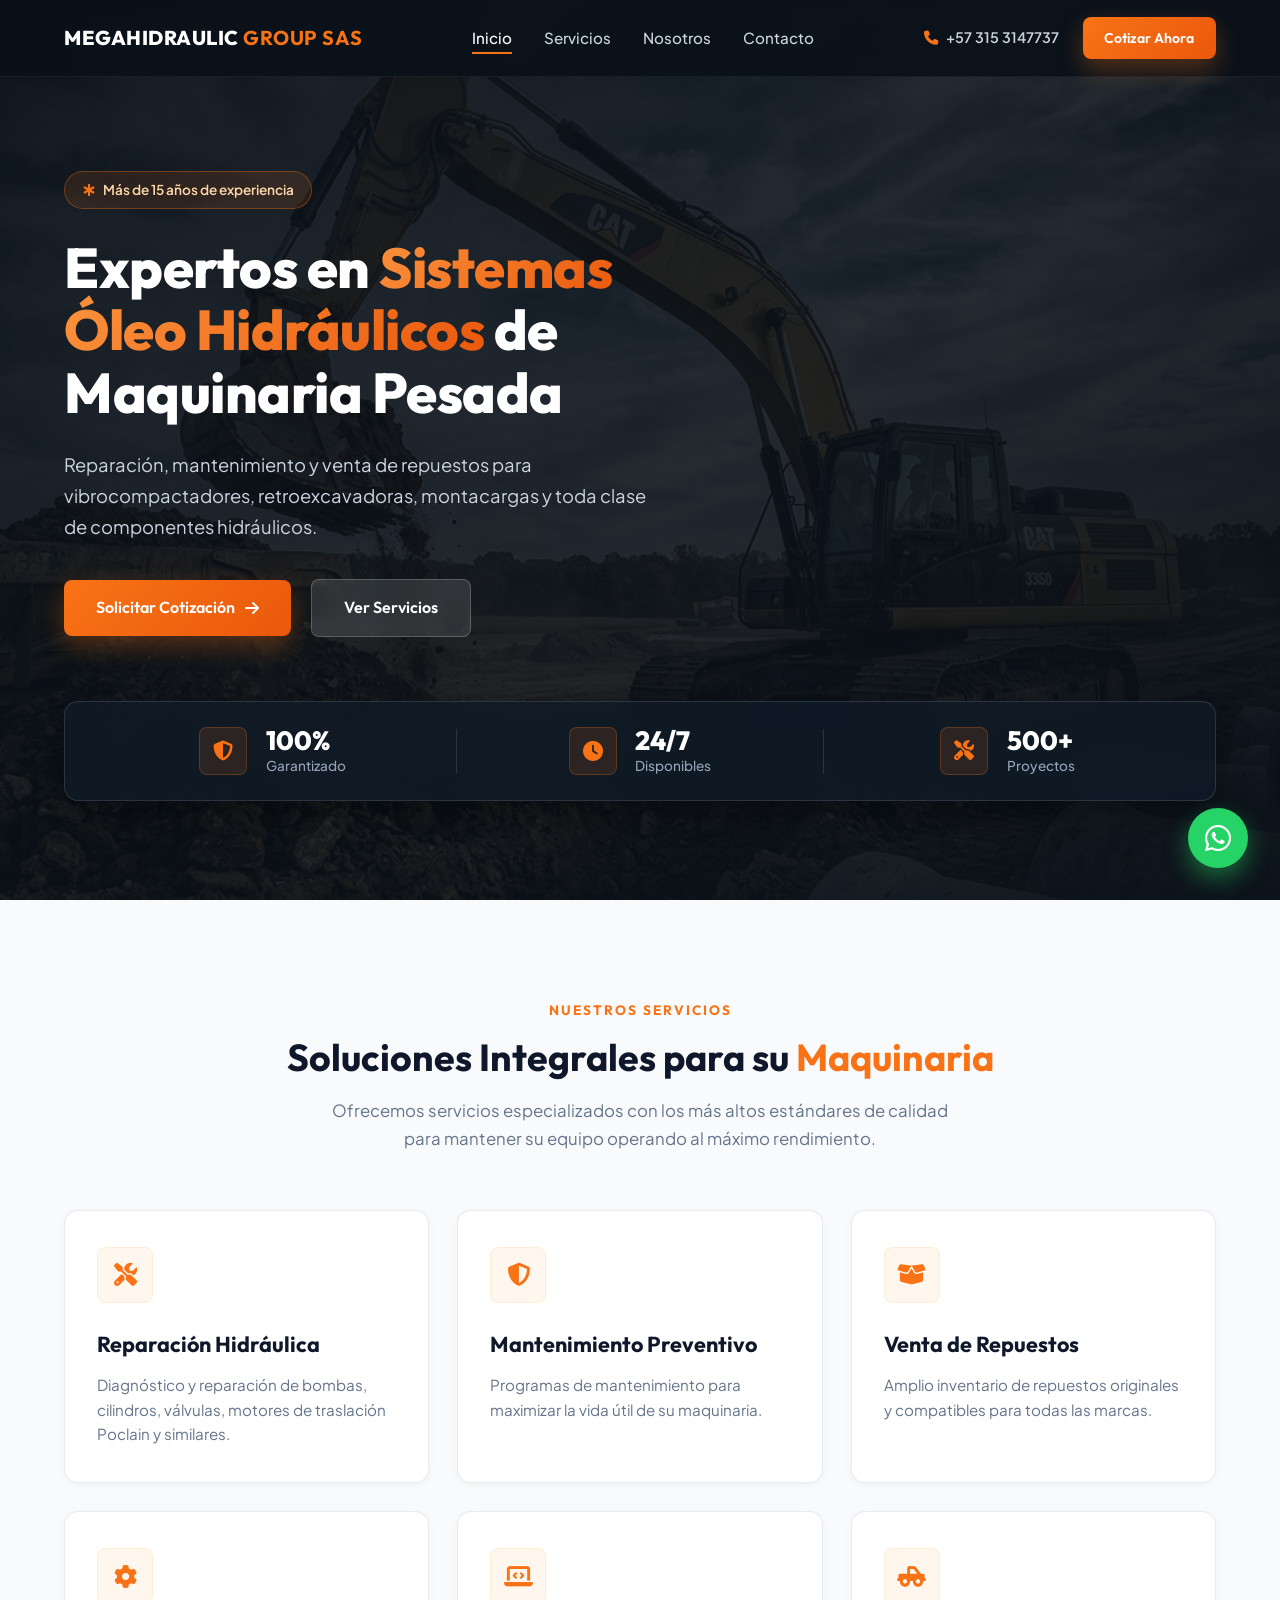
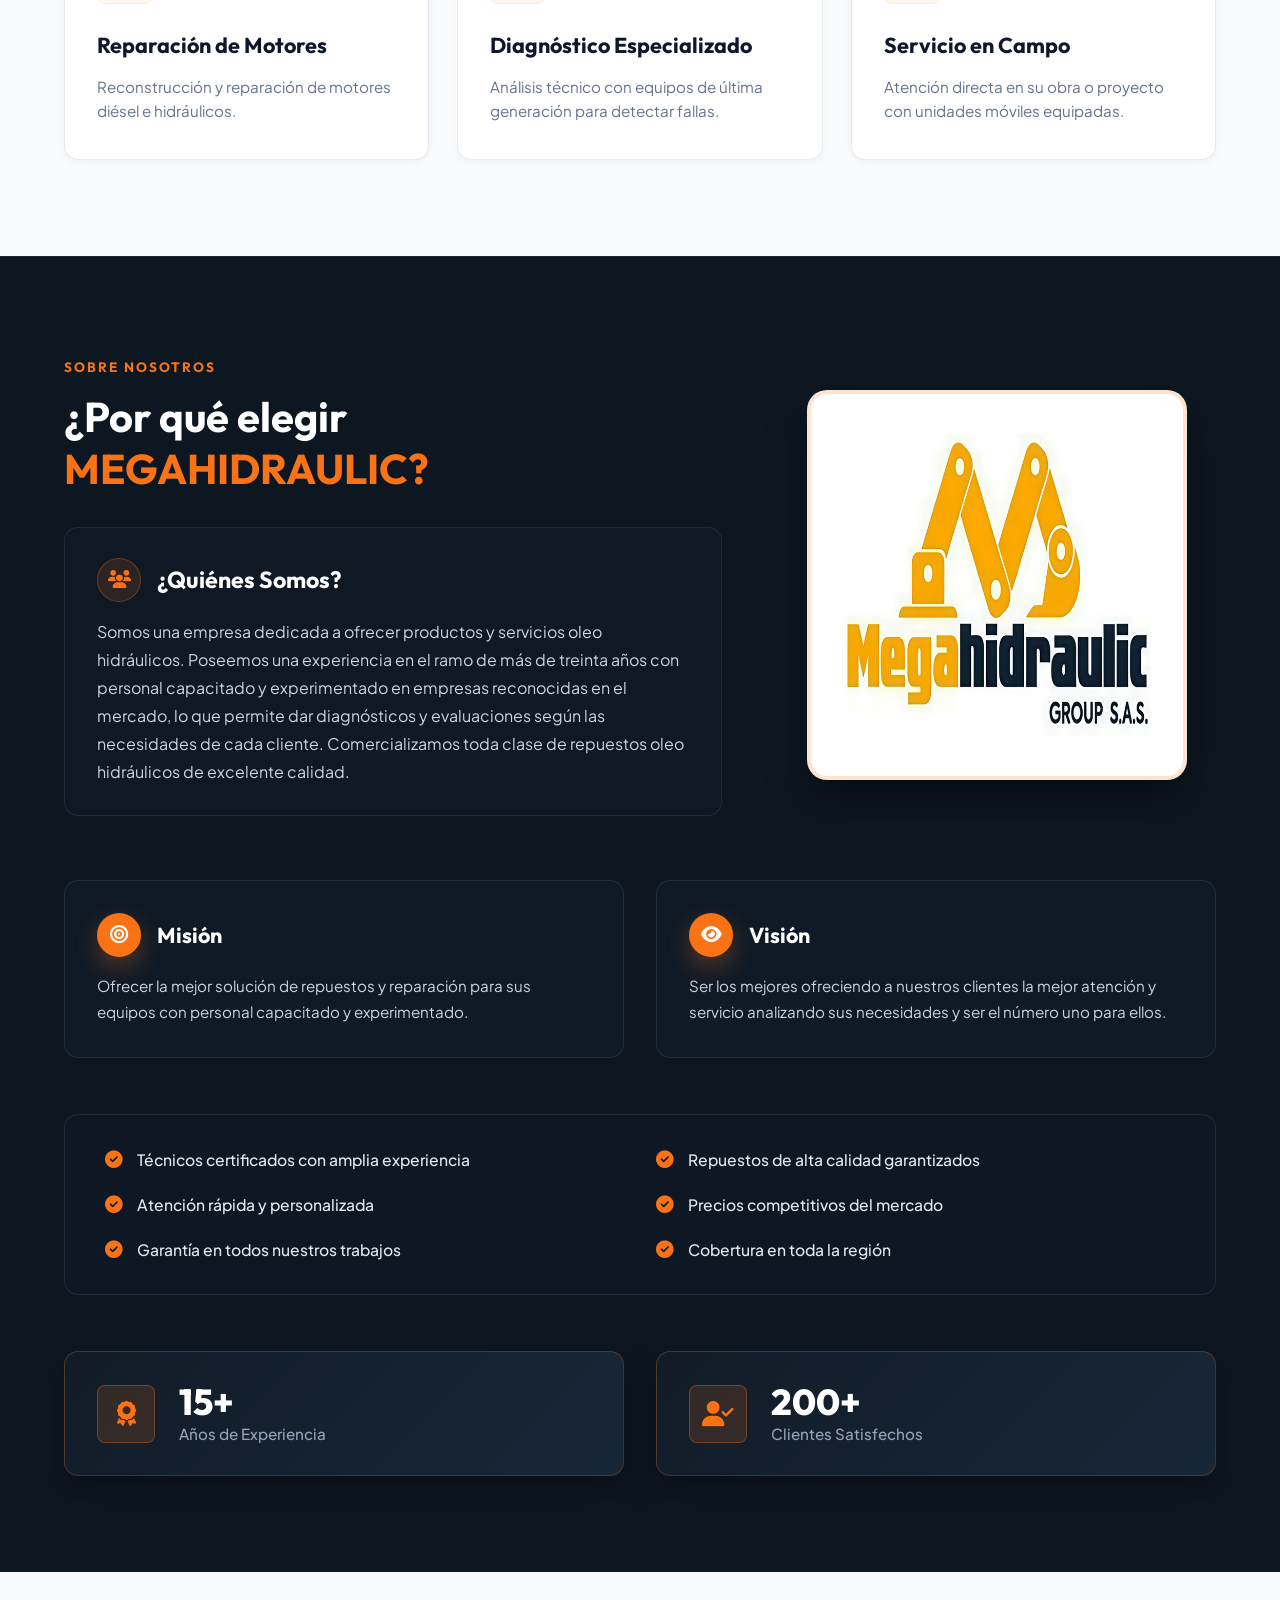
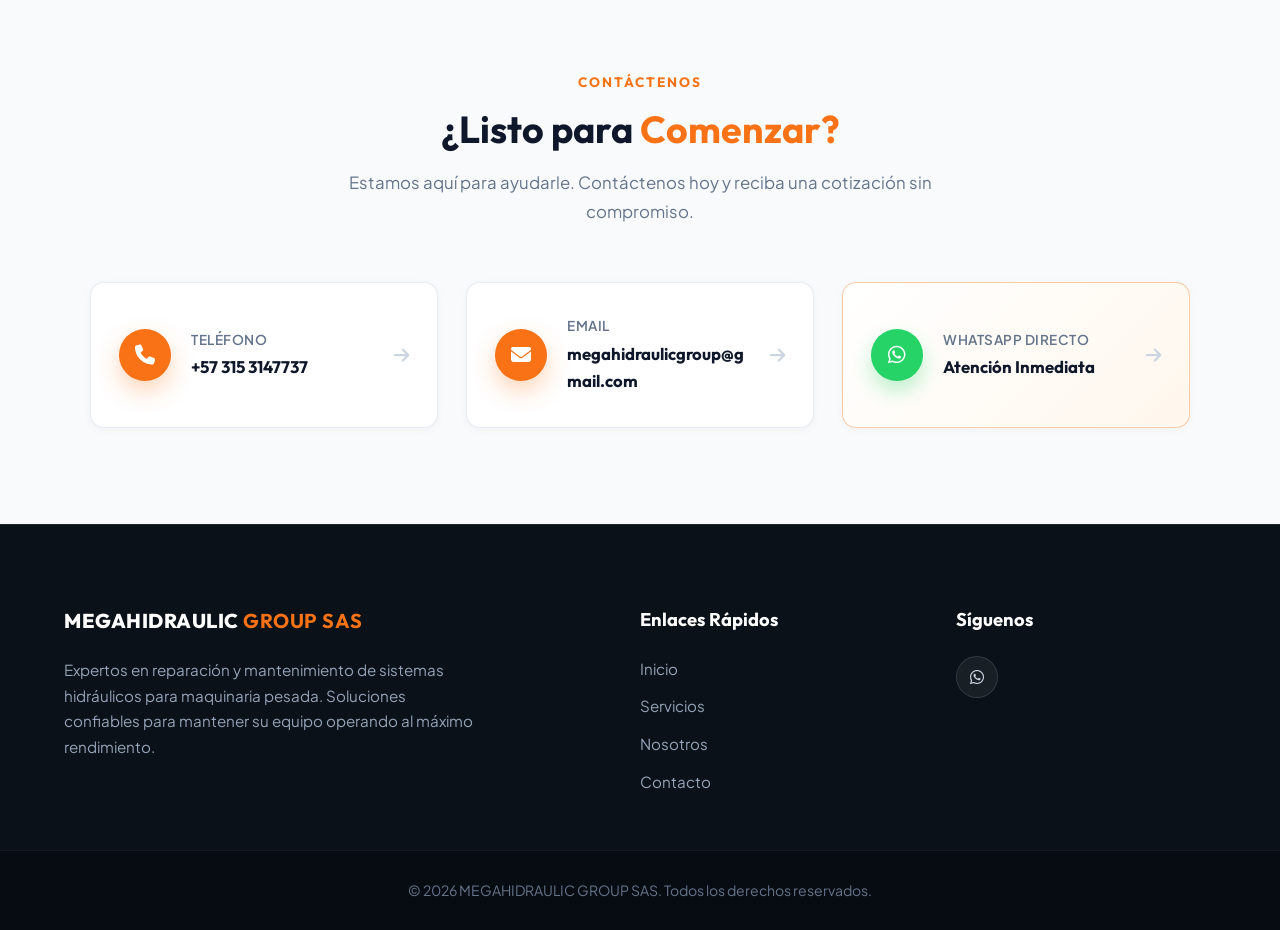
<file: index.html>
<!DOCTYPE html>
<html lang="es">

<head>
    <meta charset="UTF-8">
    <meta name="viewport" content="width=device-width, initial-scale=1.0">
    <title>MEGAHIDRAULIC GROUP SAS | Reparación de Maquinaria Pesada y Sistemas Óleo Hidráulicos</title>
    <meta name="description"
        content="Expertos en sistemas óleo hidráulicos de maquinaria pesada. Reparación, mantenimiento y venta de repuestos para excavadoras, retroexcavadoras, montacargas y equipos industriales en Colombia.">
    <meta name="keywords"
        content="sistemas oleo hidraulicos, reparacion maquinaria pesada, repuestos hidraulicos, bombas hidraulicas, mantenimiento maquinaria, cilindros hidraulicos, Megahidraulic">
    <meta name="robots" content="index, follow, max-image-preview:large, max-snippet:-1, max-video-preview:-1">
    <meta name="theme-color" content="#0A1118">
    <link rel="canonical" href="./">

    <!-- Favicon -->
    <link rel="icon" type="image/png" sizes="32x32" href="assets/images/favicon-32x32.png">
    <link rel="icon" type="image/png" sizes="16x16" href="assets/images/favicon-16x16.png">
    <link rel="apple-touch-icon" sizes="180x180" href="assets/images/apple-touch-icon.png">

    <!-- Open Graph / Facebook -->
    <meta property="og:type" content="website">
    <meta property="og:locale" content="es_CO">
    <meta property="og:title"
        content="MEGAHIDRAULIC GROUP SAS | Reparación de Maquinaria Pesada y Sistemas Óleo Hidráulicos">
    <meta property="og:description"
        content="Expertos en sistemas óleo hidráulicos de maquinaria pesada. Reparación, mantenimiento y venta de repuestos para excavadoras, retroexcavadoras, montacargas y equipos industriales en Colombia.">
    <meta property="og:url" content="./">
    <meta property="og:site_name" content="MEGAHIDRAULIC GROUP SAS">
    <meta property="og:image" content="assets/images/logoMegaHidraulic.png">
    <meta property="og:image:width" content="600">
    <meta property="og:image:height" content="590">
    <meta property="og:image:alt" content="Logotipo MEGAHIDRAULIC GROUP SAS">

    <!-- Twitter Card -->
    <meta name="twitter:card" content="summary_large_image">
    <meta name="twitter:title" content="MEGAHIDRAULIC GROUP SAS | Sistemas Óleo Hidráulicos">
    <meta name="twitter:description"
        content="Reparación, mantenimiento y venta de repuestos para sistemas óleo hidráulicos de maquinaria pesada en Colombia.">
    <meta name="twitter:image" content="assets/images/logoMegaHidraulic.png">

    <!-- Structured Data (JSON-LD Schema.org) -->
    <script type="application/ld+json">
    {
      "@context": "https://schema.org",
      "@type": ["LocalBusiness", "AutoRepair"],
      "name": "MEGAHIDRAULIC GROUP SAS",
      "alternateName": "Megahidraulic Group",
      "description": "Expertos en sistemas óleo hidráulicos de maquinaria pesada. Reparación, mantenimiento y venta de repuestos para excavadoras, retroexcavadoras, montacargas y equipos industriales en Colombia.",
      "url": "https://megahidraulic.com/",
      "logo": "https://megahidraulic.com/assets/images/logoMegaHidraulic.png",
      "image": "https://megahidraulic.com/assets/images/backgroundImage.jpg",
      "telephone": "+573153147737",
      "email": "megahidraulicgroup@gmail.com",
      "priceRange": "$$",
      "address": {
        "@type": "PostalAddress",
        "addressCountry": "CO"
      },
      "areaServed": {
        "@type": "Country",
        "name": "Colombia"
      },
      "openingHoursSpecification": {
        "@type": "OpeningHoursSpecification",
        "dayOfWeek": [
          "Monday",
          "Tuesday",
          "Wednesday",
          "Thursday",
          "Friday",
          "Saturday",
          "Sunday"
        ],
        "opens": "00:00",
        "closes": "23:59"
      },
      "hasOfferCatalog": {
        "@type": "OfferCatalog",
        "name": "Servicios Óleo Hidráulicos",
        "itemListElement": [
          {
            "@type": "Offer",
            "itemOffered": {
              "@type": "Service",
              "name": "Reparación Hidráulica",
              "description": "Diagnóstico y reparación de bombas, cilindros, válvulas y motores de traslación."
            }
          },
          {
            "@type": "Offer",
            "itemOffered": {
              "@type": "Service",
              "name": "Mantenimiento Preventivo",
              "description": "Programas de mantenimiento para maximizar la vida útil de su maquinaria pesada."
            }
          },
          {
            "@type": "Offer",
            "itemOffered": {
              "@type": "Service",
              "name": "Venta de Repuestos",
              "description": "Amplio inventario de repuestos hidráulicos originales y compatibles."
            }
          },
          {
            "@type": "Offer",
            "itemOffered": {
              "@type": "Service",
              "name": "Reparación de Motores",
              "description": "Reconstrucción y reparación de motores diésel e hidráulicos."
            }
          },
          {
            "@type": "Offer",
            "itemOffered": {
              "@type": "Service",
              "name": "Diagnóstico Especializado",
              "description": "Análisis técnico con equipos avanzados para detección precisa de fallas."
            }
          },
          {
            "@type": "Offer",
            "itemOffered": {
              "@type": "Service",
              "name": "Servicio en Campo",
              "description": "Atención directa en obra con unidades móviles de soporte técnico."
            }
          }
        ]
      },
      "sameAs": [
        "https://wa.me/573153147737"
      ]
    }
    </script>

    <!-- Google Fonts -->
    <link rel="preconnect" href="https://fonts.googleapis.com">
    <link rel="preconnect" href="https://fonts.gstatic.com" crossorigin>
    <link
        href="https://fonts.googleapis.com/css2?family=Plus+Jakarta+Sans:wght@400;500;600;700;800&family=Outfit:wght@500;600;700;800&display=swap"
        rel="stylesheet">

    <!-- FontAwesome for icons -->
    <link rel="stylesheet" href="https://cdnjs.cloudflare.com/ajax/libs/font-awesome/6.5.1/css/all.min.css">

    <!-- Custom CSS -->
    <link rel="stylesheet" href="css/style.css">
</head>

<body>
    <!-- Accessibility Skip Link -->
    <a href="#main-content" class="skip-link">Saltar al contenido principal</a>

    <!-- Header / Navbar -->
    <header class="navbar-header" id="header">
        <div class="container nav-container">
            <a href="#inicio" class="nav-brand" aria-label="MEGAHIDRAULIC GROUP SAS - Inicio">
                <span class="brand-text">MEGAHIDRAULIC <span class="brand-sub">GROUP SAS</span></span>
            </a>

            <!-- Navigation Links -->
            <nav class="nav-menu" id="nav-menu" aria-label="Navegación principal">
                <ul class="nav-list">
                    <li class="nav-item"><a href="#inicio" class="nav-link active">Inicio</a></li>
                    <li class="nav-item"><a href="#servicios" class="nav-link">Servicios</a></li>
                    <li class="nav-item"><a href="#nosotros" class="nav-link">Nosotros</a></li>
                    <li class="nav-item"><a href="#contacto" class="nav-link">Contacto</a></li>
                </ul>
            </nav>

            <!-- Header Actions -->
            <div class="nav-actions">
                <a href="tel:+573153147737" class="nav-phone" title="Llamar a Megahidraulic"
                    aria-label="Llamar a Megahidraulic al +57 315 3147737">
                    <i class="fa-solid fa-phone" aria-hidden="true"></i>
                    <span>+57 315 3147737</span>
                </a>
                <a href="#contacto" class="btn btn-primary btn-nav">Cotizar Ahora</a>

                <!-- Mobile Menu Button -->
                <button class="mobile-menu-btn" id="mobile-menu-toggle" aria-label="Abrir menú de navegación"
                    aria-expanded="false" aria-controls="nav-menu">
                    <i class="fa-solid fa-bars" aria-hidden="true"></i>
                </button>
            </div>
        </div>
    </header>

    <main id="main-content">
        <!-- Hero Section -->
        <section class="hero-section" id="inicio">
            <div class="hero-overlay"></div>
            <div class="container hero-container">
                <div class="hero-content">
                    <div class="badge hero-badge">
                        <i class="fa-solid fa-star-of-life"></i>
                        <span>Más de 15 años de experiencia</span>
                    </div>

                    <h1 class="hero-title">
                        Expertos en <span class="text-gradient-orange">Sistemas</span><br>
                        <span class="text-gradient-orange">Óleo Hidráulicos</span> de<br>
                        Maquinaria Pesada
                    </h1>

                    <p class="hero-subtitle">
                        Reparación, mantenimiento y venta de repuestos para vibrocompactadores, retroexcavadoras,
                        montacargas y
                        toda clase de componentes hidráulicos.
                    </p>

                    <div class="hero-buttons">
                        <a href="#contacto" class="btn btn-primary btn-hero">
                            <span>Solicitar Cotización</span>
                            <i class="fa-solid fa-arrow-right"></i>
                        </a>
                        <a href="#servicios" class="btn btn-secondary btn-hero">
                            <span>Ver Servicios</span>
                        </a>
                    </div>
                </div>

                <!-- Floating Stats Bar -->
                <div class="hero-stats-card">
                    <div class="stat-item">
                        <div class="stat-icon-wrapper">
                            <i class="fa-solid fa-shield-halved"></i>
                        </div>
                        <div class="stat-details">
                            <span class="stat-number" data-target="100">100%</span>
                            <span class="stat-label">Garantizado</span>
                        </div>
                    </div>

                    <div class="stat-divider"></div>

                    <div class="stat-item">
                        <div class="stat-icon-wrapper">
                            <i class="fa-solid fa-clock"></i>
                        </div>
                        <div class="stat-details">
                            <span class="stat-number">24/7</span>
                            <span class="stat-label">Disponibles</span>
                        </div>
                    </div>

                    <div class="stat-divider"></div>

                    <div class="stat-item">
                        <div class="stat-icon-wrapper">
                            <i class="fa-solid fa-screwdriver-wrench"></i>
                        </div>
                        <div class="stat-details">
                            <span class="stat-number" data-target="500">500+</span>
                            <span class="stat-label">Proyectos</span>
                        </div>
                    </div>
                </div>
            </div>
        </section>

        <!-- Services Section -->
        <section class="section services-section" id="servicios">
            <div class="container">
                <div class="section-header text-center">
                    <span class="section-tag">NUESTROS SERVICIOS</span>
                    <h2 class="section-title">
                        Soluciones Integrales para su <span class="text-orange">Maquinaria</span>
                    </h2>
                    <p class="section-description">
                        Ofrecemos servicios especializados con los más altos estándares de calidad para mantener su
                        equipo operando al máximo rendimiento.
                    </p>
                </div>

                <div class="services-grid">
                    <!-- Service 1 -->
                    <div class="service-card">
                        <div class="service-icon-box">
                            <i class="fa-solid fa-screwdriver-wrench"></i>
                        </div>
                        <h3 class="service-title">Reparación Hidráulica</h3>
                        <p class="service-text">
                            Diagnóstico y reparación de bombas, cilindros, válvulas, motores de traslación Poclain y
                            similares.
                        </p>
                    </div>

                    <!-- Service 2 -->
                    <div class="service-card">
                        <div class="service-icon-box">
                            <i class="fa-solid fa-shield-halved"></i>
                        </div>
                        <h3 class="service-title">Mantenimiento Preventivo</h3>
                        <p class="service-text">
                            Programas de mantenimiento para maximizar la vida útil de su maquinaria.
                        </p>
                    </div>

                    <!-- Service 3 -->
                    <div class="service-card">
                        <div class="service-icon-box">
                            <i class="fa-solid fa-box-open"></i>
                        </div>
                        <h3 class="service-title">Venta de Repuestos</h3>
                        <p class="service-text">
                            Amplio inventario de repuestos originales y compatibles para todas las marcas.
                        </p>
                    </div>

                    <!-- Service 4 -->
                    <div class="service-card">
                        <div class="service-icon-box">
                            <i class="fa-solid fa-gear"></i>
                        </div>
                        <h3 class="service-title">Reparación de Motores</h3>
                        <p class="service-text">
                            Reconstrucción y reparación de motores diésel e hidráulicos.
                        </p>
                    </div>

                    <!-- Service 5 -->
                    <div class="service-card">
                        <div class="service-icon-box">
                            <i class="fa-solid fa-laptop-code"></i>
                        </div>
                        <h3 class="service-title">Diagnóstico Especializado</h3>
                        <p class="service-text">
                            Análisis técnico con equipos de última generación para detectar fallas.
                        </p>
                    </div>

                    <!-- Service 6 -->
                    <div class="service-card">
                        <div class="service-icon-box">
                            <i class="fa-solid fa-truck-pickup"></i>
                        </div>
                        <h3 class="service-title">Servicio en Campo</h3>
                        <p class="service-text">
                            Atención directa en su obra o proyecto con unidades móviles equipadas.
                        </p>
                    </div>
                </div>
            </div>
        </section>

        <!-- About Us Section -->
        <section class="section about-section" id="nosotros">
            <div class="container">
                <div class="about-hero-block">
                    <div class="about-text-col">
                        <span class="section-tag section-tag-light">SOBRE NOSOTROS</span>
                        <h2 class="section-title text-white">
                            ¿Por qué elegir <br><span class="text-orange">MEGAHIDRAULIC?</span>
                        </h2>

                        <div class="about-subblock">
                            <div class="about-icon-header">
                                <div class="icon-circle">
                                    <i class="fa-solid fa-users"></i>
                                </div>
                                <h3 class="about-subtitle">¿Quiénes Somos?</h3>
                            </div>
                            <p class="about-description">
                                Somos una empresa dedicada a ofrecer productos y servicios oleo hidráulicos. Poseemos
                                una experiencia en el ramo de más de treinta años con personal capacitado y
                                experimentado en empresas reconocidas en el mercado, lo que permite dar diagnósticos y
                                evaluaciones según las necesidades de cada cliente. Comercializamos toda clase de
                                repuestos oleo hidráulicos de excelente calidad.
                            </p>
                        </div>
                    </div>

                    <div class="about-image-col">
                        <div class="logo-showcase-card">
                            <img src="assets/images/logoMegaHidraulic.png"
                                alt="Logotipo oficial de MEGAHIDRAULIC GROUP SAS" class="brand-logo-img" width="600"
                                height="590" loading="lazy" decoding="async">
                        </div>
                    </div>
                </div>

                <!-- Mission & Vision Cards -->
                <div class="mission-vision-grid">
                    <!-- Mission -->
                    <div class="mv-card">
                        <div class="mv-header">
                            <div class="mv-icon">
                                <i class="fa-solid fa-bullseye"></i>
                            </div>
                            <h3 class="mv-title">Misión</h3>
                        </div>
                        <p class="mv-text">
                            Ofrecer la mejor solución de repuestos y reparación para sus equipos con personal capacitado
                            y experimentado.
                        </p>
                    </div>

                    <!-- Vision -->
                    <div class="mv-card">
                        <div class="mv-header">
                            <div class="mv-icon">
                                <i class="fa-solid fa-eye"></i>
                            </div>
                            <h3 class="mv-title">Visión</h3>
                        </div>
                        <p class="mv-text">
                            Ser los mejores ofreciendo a nuestros clientes la mejor atención y servicio analizando sus
                            necesidades y ser el número uno para ellos.
                        </p>
                    </div>
                </div>

                <!-- Value Checklist Points -->
                <div class="about-checklist-grid">
                    <div class="check-item">
                        <i class="fa-solid fa-circle-check"></i>
                        <span>Técnicos certificados con amplia experiencia</span>
                    </div>
                    <div class="check-item">
                        <i class="fa-solid fa-circle-check"></i>
                        <span>Repuestos de alta calidad garantizados</span>
                    </div>
                    <div class="check-item">
                        <i class="fa-solid fa-circle-check"></i>
                        <span>Atención rápida y personalizada</span>
                    </div>
                    <div class="check-item">
                        <i class="fa-solid fa-circle-check"></i>
                        <span>Precios competitivos del mercado</span>
                    </div>
                    <div class="check-item">
                        <i class="fa-solid fa-circle-check"></i>
                        <span>Garantía en todos nuestros trabajos</span>
                    </div>
                    <div class="check-item">
                        <i class="fa-solid fa-circle-check"></i>
                        <span>Cobertura en toda la región</span>
                    </div>
                </div>

                <!-- About Stat Badges -->
                <div class="about-stats-row">
                    <div class="about-stat-box">
                        <div class="stat-badge-icon">
                            <i class="fa-solid fa-award"></i>
                        </div>
                        <div class="stat-badge-info">
                            <span class="stat-badge-number" data-target="15">15+</span>
                            <span class="stat-badge-label">Años de Experiencia</span>
                        </div>
                    </div>

                    <div class="about-stat-box">
                        <div class="stat-badge-icon">
                            <i class="fa-solid fa-user-check"></i>
                        </div>
                        <div class="stat-badge-info">
                            <span class="stat-badge-number" data-target="200">200+</span>
                            <span class="stat-badge-label">Clientes Satisfechos</span>
                        </div>
                    </div>
                </div>
            </div>
        </section>

        <!-- Contact Section -->
        <section class="section contact-section" id="contacto">
            <div class="container">
                <div class="section-header text-center">
                    <span class="section-tag">CONTÁCTENOS</span>
                    <h2 class="section-title">
                        ¿Listo para <span class="text-orange">Comenzar?</span>
                    </h2>
                    <p class="section-description">
                        Estamos aquí para ayudarle. Contáctenos hoy y reciba una cotización sin compromiso.
                    </p>
                </div>

                <div class="contact-cards-container">
                    <!-- Phone Card -->
                    <a href="tel:+573153147737" class="contact-action-card" id="contact-phone-card"
                        aria-label="Llamar al teléfono +57 315 3147737">
                        <div class="contact-card-icon">
                            <i class="fa-solid fa-phone" aria-hidden="true"></i>
                        </div>
                        <div class="contact-card-info">
                            <span class="contact-card-label">Teléfono</span>
                            <span class="contact-card-value">+57 315 3147737</span>
                        </div>
                        <div class="contact-card-arrow">
                            <i class="fa-solid fa-arrow-right" aria-hidden="true"></i>
                        </div>
                    </a>

                    <!-- Email Card -->
                    <a href="mailto:megahidraulicgroup@gmail.com" class="contact-action-card" id="contact-email-card"
                        aria-label="Enviar correo electrónico a megahidraulicgroup@gmail.com">
                        <div class="contact-card-icon">
                            <i class="fa-solid fa-envelope" aria-hidden="true"></i>
                        </div>
                        <div class="contact-card-info">
                            <span class="contact-card-label">Email</span>
                            <span class="contact-card-value">megahidraulicgroup@gmail.com</span>
                        </div>
                        <div class="contact-card-arrow">
                            <i class="fa-solid fa-arrow-right" aria-hidden="true"></i>
                        </div>
                    </a>

                    <!-- WhatsApp Quick CTA -->
                    <a href="https://wa.me/573153147737?text=Hola,%20quisiera%20solicitar%20una%20cotizaci%C3%B3n%20para%20maquinaria%20pesada."
                        target="_blank" rel="noopener noreferrer" class="contact-action-card contact-card-highlight"
                        id="contact-whatsapp-card"
                        aria-label="Contactar por WhatsApp directo para cotización inmediata">
                        <div class="contact-card-icon">
                            <i class="fa-brands fa-whatsapp" aria-hidden="true"></i>
                        </div>
                        <div class="contact-card-info">
                            <span class="contact-card-label">WhatsApp Directo</span>
                            <span class="contact-card-value">Atención Inmediata</span>
                        </div>
                        <div class="contact-card-arrow">
                            <i class="fa-solid fa-arrow-right" aria-hidden="true"></i>
                        </div>
                    </a>
                </div>
            </div>
        </section>
    </main>

    <!-- Footer -->
    <footer class="footer">
        <div class="container footer-container">
            <!-- Col 1: Brand & Bio -->
            <div class="footer-col footer-col-brand">
                <a href="#inicio" class="footer-brand">
                    <span class="brand-text">MEGAHIDRAULIC <span class="brand-sub">GROUP SAS</span></span>
                </a>
                <p class="footer-desc">
                    Expertos en reparación y mantenimiento de sistemas hidráulicos para maquinaria pesada. Soluciones
                    confiables para mantener su equipo operando al máximo rendimiento.
                </p>
            </div>

            <!-- Col 2: Quick Links -->
            <div class="footer-col">
                <h4 class="footer-title">Enlaces Rápidos</h4>
                <ul class="footer-links">
                    <li><a href="#inicio">Inicio</a></li>
                    <li><a href="#servicios">Servicios</a></li>
                    <li><a href="#nosotros">Nosotros</a></li>
                    <li><a href="#contacto">Contacto</a></li>
                </ul>
            </div>

            <!-- Col 3: Social Links -->
            <div class="footer-col">
                <h4 class="footer-title">Síguenos</h4>
                <div class="footer-social-links">
                    <a href="https://wa.me/573153147737" class="social-icon-btn" aria-label="WhatsApp de Megahidraulic"
                        target="_blank" rel="noopener noreferrer">
                        <i class="fa-brands fa-whatsapp" aria-hidden="true"></i>
                    </a>
                </div>
            </div>
        </div>

        <div class="footer-bottom">
            <div class="container text-center">
                <p class="copyright-text">
                    &copy; 2026 MEGAHIDRAULIC GROUP SAS. Todos los derechos reservados.
                </p>
            </div>
        </div>
    </footer>

    <!-- Floating WhatsApp Button -->
    <a href="https://wa.me/573153147737?text=Hola,%20deseo%20más%20información%20sobre%20sus%20servicios."
        target="_blank" rel="noopener noreferrer" class="floating-whatsapp-btn"
        aria-label="Contactar a Megahidraulic por WhatsApp">
        <i class="fa-brands fa-whatsapp" aria-hidden="true"></i>
    </a>

    <!-- Custom JS -->
    <script src="js/main.js"></script>
</body>

</html>
</file>
<file: css/style.css>
/* ==========================================================================
   MEGAHIDRAULIC GROUP SAS - Modern Responsive Design System
   ========================================================================== */

:root {
    /* Color Palette */
    --color-primary: #f97316;
    --color-primary-hover: #ea580c;
    --color-primary-light: rgba(249, 115, 22, 0.12);
    --color-primary-glow: rgba(249, 115, 22, 0.35);
    
    --color-bg-dark: #0A1118;
    --color-bg-dark-card: #111C28;
    --color-bg-dark-card-hover: #172637;
    --color-bg-navy: #0D1722;
    
    --color-bg-light: #F8FAFC;
    --color-bg-white: #FFFFFF;
    
    --color-text-main: #0F172A;
    --color-text-muted: #64748B;
    --color-text-light: #94A3B8;
    --color-text-white: #FFFFFF;
    
    --color-border-dark: rgba(255, 255, 255, 0.08);
    --color-border-light: rgba(226, 232, 240, 0.8);
    
    /* Typography */
    --font-heading: 'Outfit', -apple-system, BlinkMacSystemFont, sans-serif;
    --font-body: 'Plus Jakarta Sans', -apple-system, BlinkMacSystemFont, sans-serif;
    
    /* Transitions & Shadows */
    --transition: all 0.3s cubic-bezier(0.4, 0, 0.2, 1);
    --shadow-sm: 0 2px 8px rgba(0, 0, 0, 0.04);
    --shadow-md: 0 10px 25px -5px rgba(0, 0, 0, 0.08), 0 8px 10px -6px rgba(0, 0, 0, 0.04);
    --shadow-lg: 0 20px 35px -10px rgba(0, 0, 0, 0.12), 0 10px 15px -8px rgba(0, 0, 0, 0.06);
    --shadow-card-dark: 0 15px 30px rgba(0, 0, 0, 0.35);
    --shadow-orange: 0 10px 25px rgba(249, 115, 22, 0.3);
    
    /* Border Radius */
    --radius-sm: 8px;
    --radius-md: 14px;
    --radius-lg: 20px;
    --radius-full: 9999px;
}

/* Base Reset & Typography */
*, *::before, *::after {
    margin: 0;
    padding: 0;
    box-sizing: border-box;
}

html {
    scroll-behavior: smooth;
    font-size: 16px;
    overflow-x: hidden;
}

body {
    font-family: var(--font-body);
    background-color: var(--color-bg-light);
    color: var(--color-text-main);
    line-height: 1.6;
    overflow-x: hidden;
    -webkit-font-smoothing: antialiased;
}

a {
    text-decoration: none;
    color: inherit;
    transition: var(--transition);
}

/* Accessibility: Skip to main content link */
.skip-link {
    position: absolute;
    top: -100px;
    left: 1rem;
    background: var(--color-primary);
    color: #ffffff !important;
    padding: 0.75rem 1.25rem;
    border-radius: var(--radius-sm);
    font-weight: 700;
    z-index: 99999;
    transition: top 0.25s ease-in-out;
    box-shadow: var(--shadow-orange);
}

.skip-link:focus {
    top: 1rem;
    outline: 3px solid #ffffff;
    outline-offset: 2px;
}

/* Accessible focus visible rings */
a:focus-visible,
button:focus-visible,
input:focus-visible,
textarea:focus-visible {
    outline: 2px solid var(--color-primary);
    outline-offset: 3px;
}

ul {
    list-style: none;
}

img {
    max-width: 100%;
    height: auto;
    display: block;
}

/* Layout Container */
.container {
    width: 100%;
    max-width: 1200px;
    margin: 0 auto;
    padding: 0 1.5rem;
}

/* Typography Utilities */
.text-orange {
    color: var(--color-primary);
}

.text-gradient-orange {
    color: var(--color-primary);
    background: linear-gradient(135deg, #fb923c 0%, #ea580c 100%);
    -webkit-background-clip: text;
    -webkit-text-fill-color: transparent;
}

.text-white {
    color: var(--color-text-white) !important;
}

.text-center {
    text-align: center;
}

/* Badges & Section Tags */
.badge {
    display: inline-flex;
    align-items: center;
    gap: 0.5rem;
    padding: 0.45rem 1.1rem;
    border-radius: var(--radius-full);
    font-size: 0.85rem;
    font-weight: 600;
}

.section-tag {
    display: inline-block;
    color: var(--color-primary);
    font-family: var(--font-heading);
    font-size: 0.85rem;
    font-weight: 700;
    letter-spacing: 2px;
    text-transform: uppercase;
    margin-bottom: 0.75rem;
}

.section-tag-light {
    color: var(--color-primary);
}

.section-title {
    font-family: var(--font-heading);
    font-size: 2.35rem;
    font-weight: 700;
    line-height: 1.25;
    color: var(--color-text-main);
    margin-bottom: 1rem;
}

.section-description {
    font-size: 1.05rem;
    color: var(--color-text-muted);
    max-width: 650px;
    margin: 0 auto;
    line-height: 1.7;
}

.section-header {
    margin-bottom: 3.5rem;
}

.section {
    padding: 6rem 0;
}

/* Buttons */
.btn {
    display: inline-flex;
    align-items: center;
    justify-content: center;
    gap: 0.6rem;
    padding: 0.85rem 1.85rem;
    border-radius: var(--radius-sm);
    font-family: var(--font-heading);
    font-weight: 600;
    font-size: 0.95rem;
    cursor: pointer;
    border: none;
    transition: var(--transition);
}

.btn-primary {
    background: linear-gradient(135deg, var(--color-primary) 0%, var(--color-primary-hover) 100%);
    color: var(--color-text-white);
    box-shadow: var(--shadow-orange);
}

.btn-primary:hover {
    transform: translateY(-2px);
    box-shadow: 0 12px 28px rgba(249, 115, 22, 0.45);
    color: var(--color-text-white);
}

.btn-secondary {
    background: rgba(255, 255, 255, 0.12);
    color: var(--color-text-white);
    backdrop-filter: blur(10px);
    border: 1px solid rgba(255, 255, 255, 0.2);
}

.btn-secondary:hover {
    background: rgba(255, 255, 255, 0.22);
    color: var(--color-text-white);
    transform: translateY(-2px);
}

/* ==========================================================================
   Header / Navbar
   ========================================================================== */
.navbar-header {
    position: fixed;
    top: 0;
    left: 0;
    width: 100%;
    z-index: 1000;
    background: rgba(10, 17, 24, 0.88);
    backdrop-filter: blur(14px);
    -webkit-backdrop-filter: blur(14px);
    border-bottom: 1px solid rgba(255, 255, 255, 0.06);
    transition: var(--transition);
}

.navbar-header.scrolled {
    background: rgba(10, 17, 24, 0.96);
    box-shadow: 0 10px 30px rgba(0, 0, 0, 0.4);
    border-bottom-color: rgba(249, 115, 22, 0.15);
}

.nav-container {
    display: flex;
    align-items: center;
    justify-content: space-between;
    height: 76px;
}

.nav-brand {
    display: flex;
    align-items: center;
    gap: 0.5rem;
}

.brand-text {
    font-family: var(--font-heading);
    font-size: 1.25rem;
    font-weight: 800;
    color: var(--color-text-white);
    letter-spacing: 0.5px;
}

.brand-sub {
    color: var(--color-primary);
    font-weight: 700;
}

.nav-list {
    display: flex;
    align-items: center;
    gap: 2rem;
}

.nav-link {
    color: #cbd5e1;
    font-weight: 500;
    font-size: 0.95rem;
    position: relative;
    padding: 0.4rem 0;
}

.nav-link::after {
    content: '';
    position: absolute;
    bottom: 0;
    left: 0;
    width: 0;
    height: 2px;
    background-color: var(--color-primary);
    transition: var(--transition);
}

.nav-link:hover, .nav-link.active {
    color: var(--color-text-white);
}

.nav-link:hover::after, .nav-link.active::after {
    width: 100%;
}

.nav-actions {
    display: flex;
    align-items: center;
    gap: 1.5rem;
}

.nav-phone {
    display: flex;
    align-items: center;
    gap: 0.5rem;
    color: #cbd5e1;
    font-weight: 600;
    font-size: 0.9rem;
}

.nav-phone i {
    color: var(--color-primary);
}

.nav-phone:hover {
    color: var(--color-primary);
}

.btn-nav {
    padding: 0.6rem 1.35rem;
    font-size: 0.88rem;
    border-radius: var(--radius-sm);
}

.mobile-menu-btn {
    display: none;
    background: transparent;
    border: none;
    color: var(--color-text-white);
    font-size: 1.4rem;
    cursor: pointer;
    padding: 0.5rem;
}

/* ==========================================================================
   Hero Section
   ========================================================================== */
.hero-section {
    position: relative;
    min-height: 100vh;
    display: flex;
    align-items: center;
    padding-top: 110px;
    padding-bottom: 70px;
    background: url('../assets/images/backgroundImage.jpg') center/cover no-repeat;
    background-color: var(--color-bg-dark);
}

.hero-overlay {
    position: absolute;
    inset: 0;
    background: linear-gradient(
        135deg, 
        rgba(10, 17, 24, 0.94) 0%, 
        rgba(10, 17, 24, 0.88) 55%, 
        rgba(10, 17, 24, 0.96) 100%
    );
    z-index: 1;
}

.hero-container {
    position: relative;
    z-index: 2;
    display: flex;
    flex-direction: column;
    justify-content: space-between;
}

.hero-content {
    max-width: 720px;
    padding-top: 2rem;
    margin-bottom: 4rem;
}

.hero-badge {
    background: rgba(249, 115, 22, 0.12);
    border: 1px solid rgba(249, 115, 22, 0.35);
    color: #fed7aa;
    margin-bottom: 1.75rem;
}

.hero-badge i {
    color: var(--color-primary);
    font-size: 0.75rem;
}

.hero-title {
    font-family: var(--font-heading);
    font-size: 3.5rem;
    font-weight: 800;
    line-height: 1.12;
    color: var(--color-text-white);
    margin-bottom: 1.5rem;
    letter-spacing: -0.5px;
}

.hero-subtitle {
    font-size: 1.15rem;
    color: #cbd5e1;
    line-height: 1.7;
    margin-bottom: 2.25rem;
    max-width: 600px;
}

.hero-buttons {
    display: flex;
    align-items: center;
    gap: 1.25rem;
    flex-wrap: wrap;
}

.btn-hero {
    padding: 0.95rem 2rem;
    font-size: 1rem;
}

/* Floating Stats Card */
.hero-stats-card {
    background: rgba(17, 28, 40, 0.82);
    backdrop-filter: blur(16px);
    -webkit-backdrop-filter: blur(16px);
    border: 1px solid rgba(255, 255, 255, 0.12);
    border-radius: var(--radius-md);
    padding: 1.5rem 2rem;
    display: flex;
    align-items: center;
    justify-content: space-between;
    box-shadow: var(--shadow-card-dark);
}

.stat-item {
    flex: 1;
    display: flex;
    align-items: center;
    justify-content: center;
    gap: 1.15rem;
}

.stat-icon-wrapper {
    width: 48px;
    height: 48px;
    background: rgba(249, 115, 22, 0.12);
    border: 1px solid rgba(249, 115, 22, 0.25);
    border-radius: var(--radius-sm);
    display: flex;
    align-items: center;
    justify-content: center;
    color: var(--color-primary);
    font-size: 1.25rem;
    flex-shrink: 0;
}

.stat-details {
    display: flex;
    flex-direction: column;
}

.stat-number {
    font-family: var(--font-heading);
    font-size: 1.65rem;
    font-weight: 800;
    color: var(--color-text-white);
    line-height: 1.1;
}

.stat-label {
    font-size: 0.85rem;
    color: #94a3b8;
    font-weight: 500;
}

.stat-divider {
    width: 1px;
    height: 44px;
    background: rgba(255, 255, 255, 0.12);
    flex-shrink: 0;
    margin: 0 0.5rem;
}

/* ==========================================================================
   Services Section
   ========================================================================== */
.services-section {
    background-color: var(--color-bg-light);
}

.services-grid {
    display: grid;
    grid-template-columns: repeat(3, 1fr);
    gap: 1.75rem;
}

.service-card {
    background: var(--color-bg-white);
    border: 1px solid var(--color-border-light);
    border-radius: var(--radius-md);
    padding: 2.25rem 2rem;
    transition: var(--transition);
    box-shadow: var(--shadow-sm);
    display: flex;
    flex-direction: column;
}

.service-card:hover {
    transform: translateY(-6px);
    box-shadow: var(--shadow-lg);
    border-color: rgba(249, 115, 22, 0.35);
}

.service-icon-box {
    width: 56px;
    height: 56px;
    background: #FFF7ED;
    border: 1px solid #FFEDD5;
    border-radius: var(--radius-sm);
    display: flex;
    align-items: center;
    justify-content: center;
    color: var(--color-primary);
    font-size: 1.45rem;
    margin-bottom: 1.5rem;
    transition: var(--transition);
}

.service-card:hover .service-icon-box {
    background: var(--color-primary);
    color: var(--color-text-white);
    transform: scale(1.06);
}

.service-title {
    font-family: var(--font-heading);
    font-size: 1.35rem;
    font-weight: 700;
    color: var(--color-text-main);
    margin-bottom: 0.75rem;
}

.service-text {
    font-size: 0.95rem;
    color: var(--color-text-muted);
    line-height: 1.6;
}

/* ==========================================================================
   About Us Section (Dark Theme)
   ========================================================================== */
.about-section {
    background-color: var(--color-bg-navy);
    color: var(--color-text-white);
    position: relative;
    border-top: 1px solid rgba(255, 255, 255, 0.05);
}

.about-hero-block {
    display: grid;
    grid-template-columns: 1.2fr 0.8fr;
    gap: 3.5rem;
    align-items: center;
    margin-bottom: 4rem;
}

.about-text-col .section-title {
    font-size: 2.6rem;
    margin-bottom: 2rem;
}

.about-subblock {
    background: rgba(17, 28, 40, 0.6);
    border: 1px solid var(--color-border-dark);
    border-radius: var(--radius-md);
    padding: 1.85rem 2rem;
}

.about-icon-header {
    display: flex;
    align-items: center;
    gap: 1rem;
    margin-bottom: 1rem;
}

.icon-circle {
    width: 44px;
    height: 44px;
    border-radius: 50%;
    background: var(--color-primary-light);
    border: 1px solid rgba(249, 115, 22, 0.3);
    display: flex;
    align-items: center;
    justify-content: center;
    color: var(--color-primary);
    font-size: 1.15rem;
}

.about-subtitle {
    font-family: var(--font-heading);
    font-size: 1.45rem;
    font-weight: 700;
    color: var(--color-text-white);
}

.about-description {
    color: #cbd5e1;
    font-size: 1rem;
    line-height: 1.75;
}

/* Logo Showcase Card */
.about-image-col {
    display: flex;
    justify-content: center;
}

.logo-showcase-card {
    background: #FFFFFF;
    border-radius: var(--radius-lg);
    padding: 2.5rem 2rem;
    box-shadow: 0 20px 40px rgba(0, 0, 0, 0.45);
    display: flex;
    align-items: center;
    justify-content: center;
    max-width: 380px;
    width: 100%;
    border: 4px solid rgba(249, 115, 22, 0.2);
    transition: var(--transition);
}

.logo-showcase-card:hover {
    transform: translateY(-4px) scale(1.02);
    border-color: var(--color-primary);
    box-shadow: 0 25px 50px rgba(249, 115, 22, 0.2);
}

.brand-logo-img {
    max-width: 100%;
    height: auto;
    object-fit: contain;
}

/* Mission & Vision Grid */
.mission-vision-grid {
    display: grid;
    grid-template-columns: repeat(2, 1fr);
    gap: 2rem;
    margin-bottom: 3.5rem;
}

.mv-card {
    background: rgba(17, 28, 40, 0.85);
    border: 1px solid var(--color-border-dark);
    border-radius: var(--radius-md);
    padding: 2rem;
    transition: var(--transition);
}

.mv-card:hover {
    border-color: rgba(249, 115, 22, 0.4);
    transform: translateY(-3px);
}

.mv-header {
    display: flex;
    align-items: center;
    gap: 1rem;
    margin-bottom: 1rem;
}

.mv-icon {
    width: 44px;
    height: 44px;
    background: var(--color-primary);
    color: var(--color-text-white);
    border-radius: 50%;
    display: flex;
    align-items: center;
    justify-content: center;
    font-size: 1.15rem;
    box-shadow: var(--shadow-orange);
}

.mv-title {
    font-family: var(--font-heading);
    font-size: 1.35rem;
    font-weight: 700;
    color: var(--color-text-white);
}

.mv-text {
    color: #cbd5e1;
    font-size: 0.95rem;
    line-height: 1.7;
}

/* Checklist Grid */
.about-checklist-grid {
    display: grid;
    grid-template-columns: repeat(2, 1fr);
    gap: 1.25rem 2rem;
    margin-bottom: 3.5rem;
    background: rgba(17, 28, 40, 0.4);
    border: 1px solid var(--color-border-dark);
    border-radius: var(--radius-md);
    padding: 2rem 2.5rem;
}

.check-item {
    display: flex;
    align-items: center;
    gap: 0.85rem;
    font-size: 0.98rem;
    font-weight: 500;
    color: #e2e8f0;
}

.check-item i {
    color: var(--color-primary);
    font-size: 1.1rem;
    flex-shrink: 0;
}

/* About Stats Row */
.about-stats-row {
    display: grid;
    grid-template-columns: repeat(2, 1fr);
    gap: 2rem;
}

.about-stat-box {
    background: linear-gradient(135deg, #111C28 0%, #172637 100%);
    border: 1px solid rgba(249, 115, 22, 0.25);
    border-radius: var(--radius-md);
    padding: 1.85rem 2rem;
    display: flex;
    align-items: center;
    gap: 1.5rem;
    box-shadow: var(--shadow-card-dark);
}

.stat-badge-icon {
    width: 58px;
    height: 58px;
    background: rgba(249, 115, 22, 0.15);
    border: 1px solid rgba(249, 115, 22, 0.35);
    border-radius: var(--radius-sm);
    display: flex;
    align-items: center;
    justify-content: center;
    color: var(--color-primary);
    font-size: 1.6rem;
    flex-shrink: 0;
}

.stat-badge-info {
    display: flex;
    flex-direction: column;
}

.stat-badge-number {
    font-family: var(--font-heading);
    font-size: 2.25rem;
    font-weight: 800;
    color: var(--color-text-white);
    line-height: 1.1;
}

.stat-badge-label {
    font-size: 0.95rem;
    color: #94a3b8;
    font-weight: 500;
}

/* ==========================================================================
   Contact Section
   ========================================================================== */
.contact-section {
    background-color: var(--color-bg-light);
}

.contact-cards-container {
    display: grid;
    grid-template-columns: repeat(3, 1fr);
    gap: 1.75rem;
    max-width: 1100px;
    margin: 0 auto;
}

.contact-action-card {
    background: var(--color-bg-white);
    border: 1px solid var(--color-border-light);
    border-radius: var(--radius-md);
    padding: 2rem 1.75rem;
    display: flex;
    align-items: center;
    gap: 1.25rem;
    transition: var(--transition);
    box-shadow: var(--shadow-sm);
    position: relative;
    overflow: hidden;
}

.contact-action-card:hover {
    transform: translateY(-5px);
    box-shadow: var(--shadow-lg);
    border-color: rgba(249, 115, 22, 0.4);
}

.contact-card-icon {
    width: 52px;
    height: 52px;
    background: var(--color-primary);
    color: var(--color-text-white);
    border-radius: 50%;
    display: flex;
    align-items: center;
    justify-content: center;
    font-size: 1.25rem;
    flex-shrink: 0;
    box-shadow: var(--shadow-orange);
}

.contact-card-info {
    display: flex;
    flex-direction: column;
    flex-grow: 1;
    min-width: 0;
}

.contact-card-label {
    font-size: 0.85rem;
    color: var(--color-text-muted);
    font-weight: 600;
    text-transform: uppercase;
    letter-spacing: 0.5px;
    margin-bottom: 0.25rem;
}

.contact-card-value {
    font-family: var(--font-heading);
    font-size: 1.05rem;
    font-weight: 700;
    color: var(--color-text-main);
    word-break: break-word;
}

.contact-card-arrow {
    color: #cbd5e1;
    font-size: 1.1rem;
    transition: var(--transition);
    flex-shrink: 0;
}

.contact-action-card:hover .contact-card-arrow {
    color: var(--color-primary);
    transform: translateX(4px);
}

/* WhatsApp Highlight Card */
.contact-card-highlight {
    background: linear-gradient(135deg, #FFFFFF 0%, #FFF7ED 100%);
    border-color: rgba(249, 115, 22, 0.35);
}

.contact-card-highlight .contact-card-icon {
    background: #25D366;
    box-shadow: 0 10px 20px rgba(37, 211, 102, 0.3);
}

/* ==========================================================================
   Footer
   ========================================================================== */
.footer {
    background-color: var(--color-bg-dark);
    color: var(--color-text-white);
    border-top: 1px solid rgba(255, 255, 255, 0.08);
    padding-top: 5rem;
}

.footer-container {
    display: grid;
    grid-template-columns: 2fr 1fr 1fr;
    gap: 3.5rem;
    padding-bottom: 3.5rem;
}

.footer-col-brand .footer-brand {
    display: inline-block;
    margin-bottom: 1.25rem;
}

.footer-desc {
    color: #94a3b8;
    font-size: 0.95rem;
    line-height: 1.7;
    max-width: 420px;
}

.footer-title {
    font-family: var(--font-heading);
    font-size: 1.15rem;
    font-weight: 700;
    color: var(--color-text-white);
    margin-bottom: 1.35rem;
    position: relative;
}

.footer-links {
    display: flex;
    flex-direction: column;
    gap: 0.75rem;
}

.footer-links a {
    color: #94a3b8;
    font-size: 0.95rem;
    transition: var(--transition);
}

.footer-links a:hover {
    color: var(--color-primary);
    padding-left: 5px;
}

.footer-social-links {
    display: flex;
    gap: 0.85rem;
}

.social-icon-btn {
    width: 42px;
    height: 42px;
    border-radius: 50%;
    background: rgba(255, 255, 255, 0.06);
    border: 1px solid rgba(255, 255, 255, 0.12);
    display: flex;
    align-items: center;
    justify-content: center;
    color: #cbd5e1;
    font-size: 1rem;
    transition: var(--transition);
}

.social-icon-btn:hover {
    background: var(--color-primary);
    color: var(--color-text-white);
    border-color: var(--color-primary);
    transform: translateY(-3px);
    box-shadow: var(--shadow-orange);
}

.footer-bottom {
    border-top: 1px solid rgba(255, 255, 255, 0.06);
    padding: 1.75rem 0;
    background: #070C12;
}

.copyright-text {
    font-size: 0.88rem;
    color: #64748b;
}

/* ==========================================================================
   Floating WhatsApp Button
   ========================================================================== */
.floating-whatsapp-btn {
    position: fixed;
    bottom: 2rem;
    right: 2rem;
    width: 60px;
    height: 60px;
    background: #25D366;
    color: #FFFFFF;
    border-radius: 50%;
    display: flex;
    align-items: center;
    justify-content: center;
    font-size: 1.85rem;
    box-shadow: 0 10px 25px rgba(37, 211, 102, 0.45);
    z-index: 999;
    transition: var(--transition);
}

.floating-whatsapp-btn:hover {
    transform: scale(1.1) translateY(-3px);
    box-shadow: 0 15px 30px rgba(37, 211, 102, 0.6);
    color: #FFFFFF;
}

/* ==========================================================================
   Responsive Styles
   ========================================================================== */
@media (max-width: 1024px) {
    .hero-title {
        font-size: 2.85rem;
    }

    .services-grid {
        grid-template-columns: repeat(2, 1fr);
    }

    .about-hero-block {
        grid-template-columns: 1fr;
        gap: 2.5rem;
    }

    .about-image-col {
        order: -1;
    }

    .logo-showcase-card {
        max-width: 320px;
    }

    .contact-cards-container {
        grid-template-columns: 1fr;
    }

    .footer-container {
        grid-template-columns: 1fr 1fr;
    }
}

@media (max-width: 768px) {
    /* Prevent ANY horizontal scroll */
    html, body {
        overflow-x: hidden;
        width: 100%;
    }

    /* Navbar mobile */
    .nav-menu {
        position: fixed;
        top: 76px;
        left: -100%;
        width: 100%;
        height: calc(100vh - 76px);
        background: rgba(10, 17, 24, 0.98);
        backdrop-filter: blur(16px);
        flex-direction: column;
        justify-content: flex-start;
        padding: 3rem 2rem;
        transition: var(--transition);
        border-top: 1px solid rgba(255, 255, 255, 0.08);
        z-index: 1001;
    }

    .nav-menu.active {
        left: 0;
    }

    .nav-list {
        flex-direction: column;
        gap: 2rem;
        width: 100%;
        text-align: center;
    }

    .nav-link {
        font-size: 1.25rem;
    }

    .nav-phone {
        display: none;
    }

    .btn-nav {
        display: none;
    }

    .mobile-menu-btn {
        display: block;
    }

    .nav-container {
        padding: 0 1rem;
    }

    .brand-text {
        font-size: 1.05rem;
    }

    /* Hero mobile */
    .hero-section {
        padding-top: 90px;
        padding-bottom: 2.5rem;
        min-height: auto;
    }

    .hero-content {
        margin-bottom: 2.5rem;
    }

    .hero-title {
        font-size: 2rem;
    }

    .hero-subtitle {
        font-size: 1rem;
    }

    /* Hero stats: stack vertically */
    .hero-stats-card {
        flex-direction: column;
        gap: 1.25rem;
        padding: 1.25rem;
    }

    .stat-divider {
        display: none;
    }

    .stat-item {
        justify-content: flex-start;
        width: 100%;
    }

    /* Services */
    .services-grid {
        grid-template-columns: 1fr;
    }

    .service-card {
        padding: 1.75rem 1.5rem;
    }

    /* About section */
    .about-text-col .section-title {
        font-size: 2rem;
    }

    .about-subblock {
        padding: 1.5rem;
    }

    .mission-vision-grid {
        grid-template-columns: 1fr;
    }

    .about-checklist-grid {
        grid-template-columns: 1fr;
        padding: 1.25rem;
    }

    .about-stats-row {
        grid-template-columns: 1fr;
    }

    .about-stat-box {
        padding: 1.25rem;
    }

    .stat-badge-number {
        font-size: 1.85rem;
    }

    /* Contact section */
    .contact-action-card {
        padding: 1.5rem 1.25rem;
    }

    .contact-card-value {
        font-size: 0.9rem;
        word-break: break-all;
    }

    .contact-card-icon {
        width: 44px;
        height: 44px;
        font-size: 1.1rem;
    }

    /* Footer */
    .footer {
        padding-top: 3rem;
    }

    .footer-container {
        grid-template-columns: 1fr;
        gap: 2rem;
    }

    .footer-desc {
        max-width: 100%;
    }
}

@media (max-width: 480px) {
    .hero-title {
        font-size: 1.7rem;
    }

    .hero-badge {
        font-size: 0.78rem;
        padding: 0.35rem 0.85rem;
    }

    .btn-hero {
        width: 100%;
        justify-content: center;
    }

    .hero-buttons {
        flex-direction: column;
        width: 100%;
    }

    .section {
        padding: 3.5rem 0;
    }

    .section-title {
        font-size: 1.65rem;
    }

    .section-description {
        font-size: 0.95rem;
    }

    .section-header {
        margin-bottom: 2.5rem;
    }

    /* About stats even smaller */
    .stat-badge-icon {
        width: 46px;
        height: 46px;
        font-size: 1.3rem;
    }

    .stat-badge-number {
        font-size: 1.65rem;
    }

    .logo-showcase-card {
        max-width: 260px;
        padding: 1.75rem 1.25rem;
    }

    .mv-card {
        padding: 1.5rem;
    }

    .check-item {
        font-size: 0.9rem;
    }

    /* Contact cards */
    .contact-card-value {
        font-size: 0.85rem;
    }

    .floating-whatsapp-btn {
        bottom: 1.25rem;
        right: 1.25rem;
        width: 52px;
        height: 52px;
        font-size: 1.5rem;
    }
}

/* ==========================================================================
   404 Error Page Styling
   ========================================================================== */
.error-page-body {
    min-height: 100vh;
    display: flex;
    flex-direction: column;
    background-color: var(--color-bg-dark);
    color: var(--color-text-white);
}

.error-main {
    flex: 1;
    display: flex;
    align-items: center;
    justify-content: center;
    padding: 7rem 1.5rem 5rem;
    position: relative;
    overflow: hidden;
}

.error-main::before {
    content: '';
    position: absolute;
    top: 50%;
    left: 50%;
    transform: translate(-50%, -50%);
    width: 650px;
    height: 650px;
    background: radial-gradient(circle, rgba(249, 115, 22, 0.16) 0%, rgba(10, 17, 24, 0) 70%);
    pointer-events: none;
    z-index: 1;
}

.error-card {
    position: relative;
    z-index: 2;
    background: var(--color-bg-dark-card);
    border: 1px solid var(--color-border-dark);
    border-radius: var(--radius-lg);
    padding: 3.5rem 2.5rem;
    max-width: 640px;
    width: 100%;
    text-align: center;
    box-shadow: var(--shadow-card-dark);
}

.error-badge {
    background: rgba(249, 115, 22, 0.15);
    border: 1px solid rgba(249, 115, 22, 0.35);
    color: var(--color-primary);
    margin-bottom: 1.25rem;
}

.error-number {
    font-family: var(--font-heading);
    font-size: clamp(5.5rem, 16vw, 8.5rem);
    font-weight: 800;
    line-height: 1;
    letter-spacing: -2px;
    margin-bottom: 0.5rem;
    background: linear-gradient(135deg, #ffffff 0%, #cbd5e1 45%, #f97316 100%);
    -webkit-background-clip: text;
    -webkit-text-fill-color: transparent;
    filter: drop-shadow(0 10px 25px rgba(249, 115, 22, 0.25));
}

.error-title {
    font-family: var(--font-heading);
    font-size: clamp(1.5rem, 4vw, 2.1rem);
    font-weight: 700;
    color: var(--color-text-white);
    margin-bottom: 1rem;
}

.error-description {
    color: var(--color-text-light);
    font-size: 1.05rem;
    max-width: 500px;
    margin: 0 auto 2.25rem;
    line-height: 1.6;
}

.error-actions {
    display: flex;
    flex-wrap: wrap;
    gap: 1rem;
    justify-content: center;
    margin-bottom: 2.25rem;
}

.error-suggestions {
    border-top: 1px solid var(--color-border-dark);
    padding-top: 1.75rem;
    display: flex;
    flex-direction: column;
    gap: 0.85rem;
}

.error-suggestions-title {
    font-size: 0.85rem;
    color: var(--color-text-muted);
    text-transform: uppercase;
    letter-spacing: 1.5px;
    font-weight: 600;
}

.error-links-list {
    display: flex;
    flex-wrap: wrap;
    gap: 0.75rem;
    justify-content: center;
}

.error-link-pill {
    padding: 0.45rem 1rem;
    background: rgba(255, 255, 255, 0.04);
    border: 1px solid var(--color-border-dark);
    border-radius: var(--radius-full);
    font-size: 0.9rem;
    color: var(--color-text-light);
    transition: var(--transition);
}

.error-link-pill:hover {
    background: var(--color-primary-light);
    border-color: var(--color-primary);
    color: var(--color-primary);
    transform: translateY(-2px);
}
</file>
